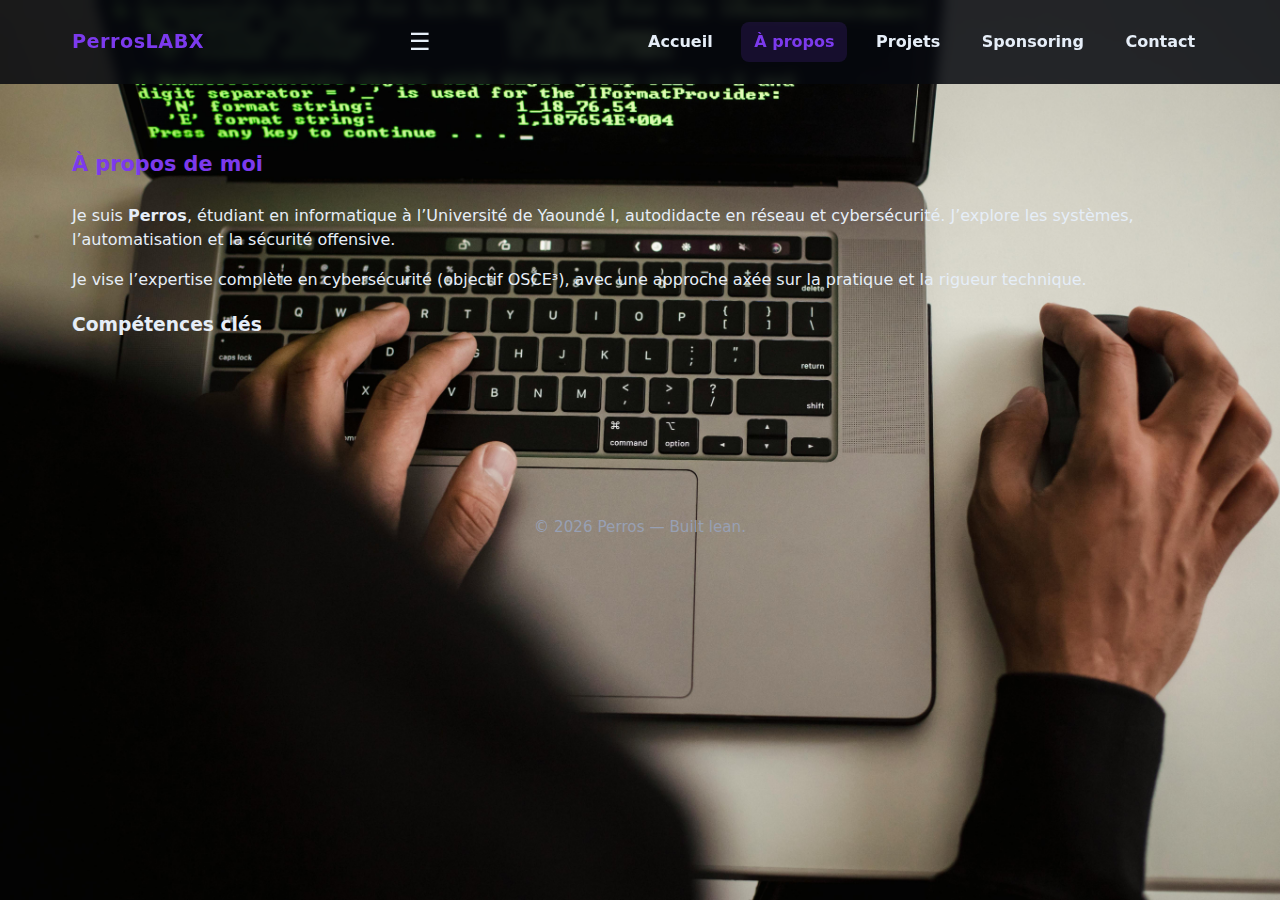
<file: about.html>
<!DOCTYPE html>
<html lang="fr">
<head>
  <meta charset="UTF-8">
  <meta name="viewport" content="width=device-width, initial-scale=1.0">
  <title>À propos | PerrosLABX</title>
  <link rel="stylesheet" href="style.css">
  
</head>
<body class="page-about"> 

  <!-- HEADER / NAV -->
  <header class="site-header">
    <div class="container header-inner">
      <a href="index.html" class="brand">PerrosLABX</a>
      <button class="nav-toggle" aria-expanded="false">☰</button>
      <nav id="nav" class="nav">
        <a href="index.html">Accueil</a>
        <a href="about.html" class="active">À propos</a>
        <a href="projects.html">Projets</a>
        <a href="sponsoring.html">Sponsoring</a>
        <a href="contact.html">Contact</a>
      </nav>
    </div>
  </header>

  <main class="container">
    <section id="about" class="section">
      <h2 class="section-title">À propos de moi</h2>
      <p>Je suis <strong>Perros</strong>, étudiant en informatique à l’Université de Yaoundé I, autodidacte en réseau et cybersécurité. J’explore les systèmes, l’automatisation et la sécurité offensive.</p>
      <p>Je vise l’expertise complète en cybersécurité (objectif OSCE³), avec une approche axée sur la pratique et la rigueur technique.</p>

      <h3>Compétences clés</h3>
      <ul class="timeline-wrapper">
        <li class="timeline-item"><span class="year">2024</span> Bases réseau & Linux</li>
        <li class="timeline-item"><span class="year">2025</span> Cybersécurité offensive / OSCP</li>
        <li class="timeline-item"><span class="year">2026</span> Expertise réseau & sécurité avancée</li>
      </ul>
    </section>
  </main>

  <!-- FOOTER -->
  <footer class="site-footer">
    <div class="container">© <span id="year"></span> Perros — Built lean.</div>
  </footer>

  <!-- SCRIPTS -->
  <script src="main.js"></script>
  <script>
    document.getElementById('year').textContent = new Date().getFullYear();
  </script>
</body>
</html>
</file>
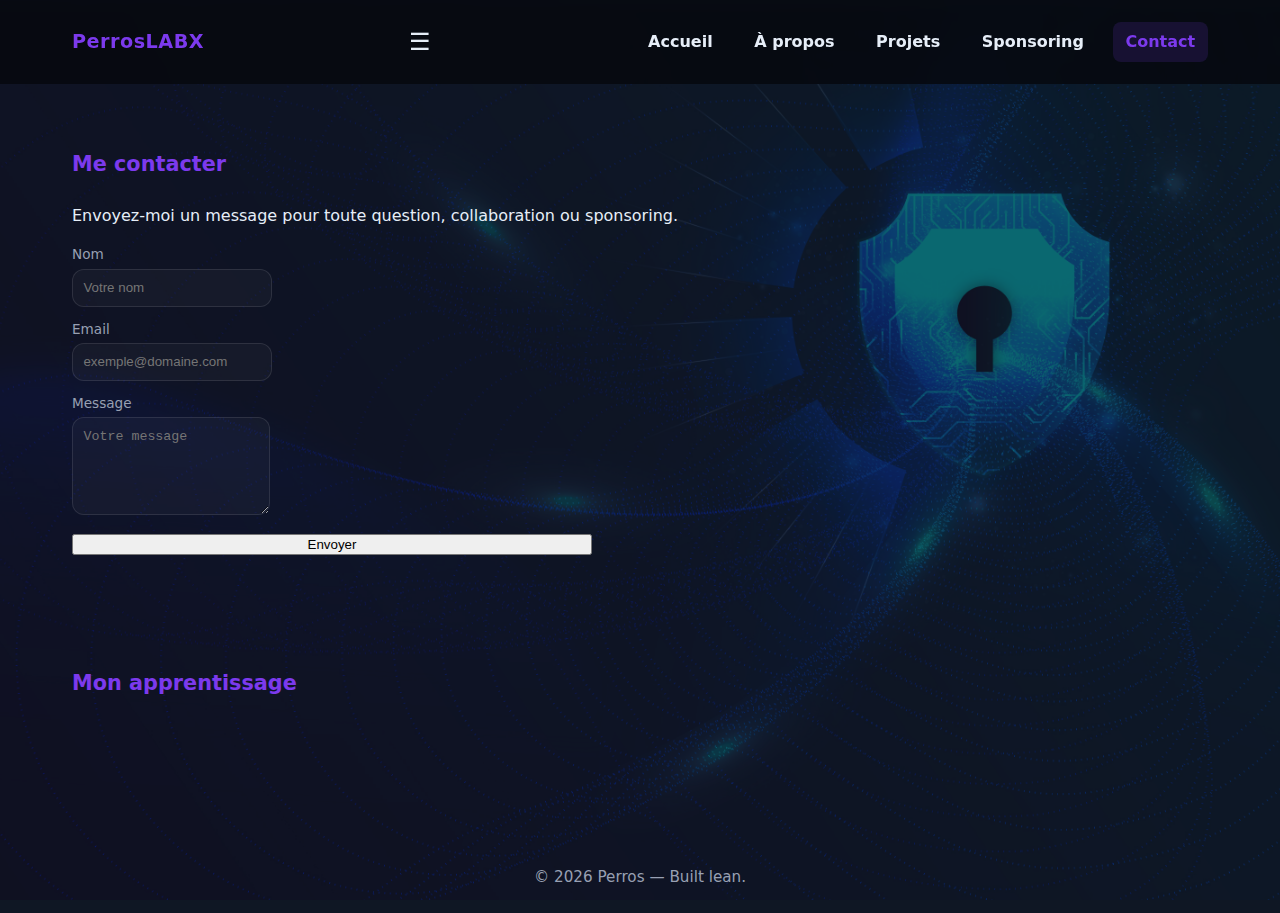
<file: contact.html>
<!DOCTYPE html>
<html lang="fr">
<head>
  <meta charset="UTF-8">
  <meta name="viewport" content="width=device-width, initial-scale=1.0">
  <title>Contact | PerrosLABX</title>
  <link rel="stylesheet" href="style.css">
</head>
<body class="page-bg page-contact">


  <!-- HEADER / NAV -->
  <header class="site-header">
    <div class="container header-inner">
      <a href="index.html" class="brand">PerrosLABX</a>
      <button class="nav-toggle" aria-expanded="false">☰</button>
      <nav id="nav" class="nav">
        <a href="index.html">Accueil</a>
        <a href="about.html">À propos</a>
        <a href="projects.html">Projets</a>
        <a href="sponsoring.html">Sponsoring</a>
        <a href="contact.html" class="active">Contact</a>
      </nav>
    </div>
  </header>

  <!-- MAIN CONTENT -->
  <main class="container">
    <section id="contact" class="section">
      <h2 class="section-title">Me contacter</h2>
      <p>Envoyez-moi un message pour toute question, collaboration ou sponsoring.</p>
      <form class="contact-form" action="#" method="post">
        <label>
          <span>Nom</span>
          <input type="text" id="name" name="name" placeholder="Votre nom" required>
        </label>
        <label>
          <span>Email</span>
          <input type="email" id="email" name="email" placeholder="exemple@domaine.com" required>
        </label>
        <label>
          <span>Message</span>
          <textarea id="message" name="message" rows="5" placeholder="Votre message" required></textarea>
        </label>
        <button type="submit" class="btn">Envoyer</button>
      </form>
    </section>
  </main>

  <!-- FOOTER -->
  <footer class="site-footer">
    <div class="container">© <span id="year"></span> Perros — Built lean.</div>
  </footer>

  <!-- SCRIPTS -->
  <script src="main.js"></script>
  <script>
    document.getElementById('year').textContent = new Date().getFullYear();
  </script>

</body>
</html>
</file>
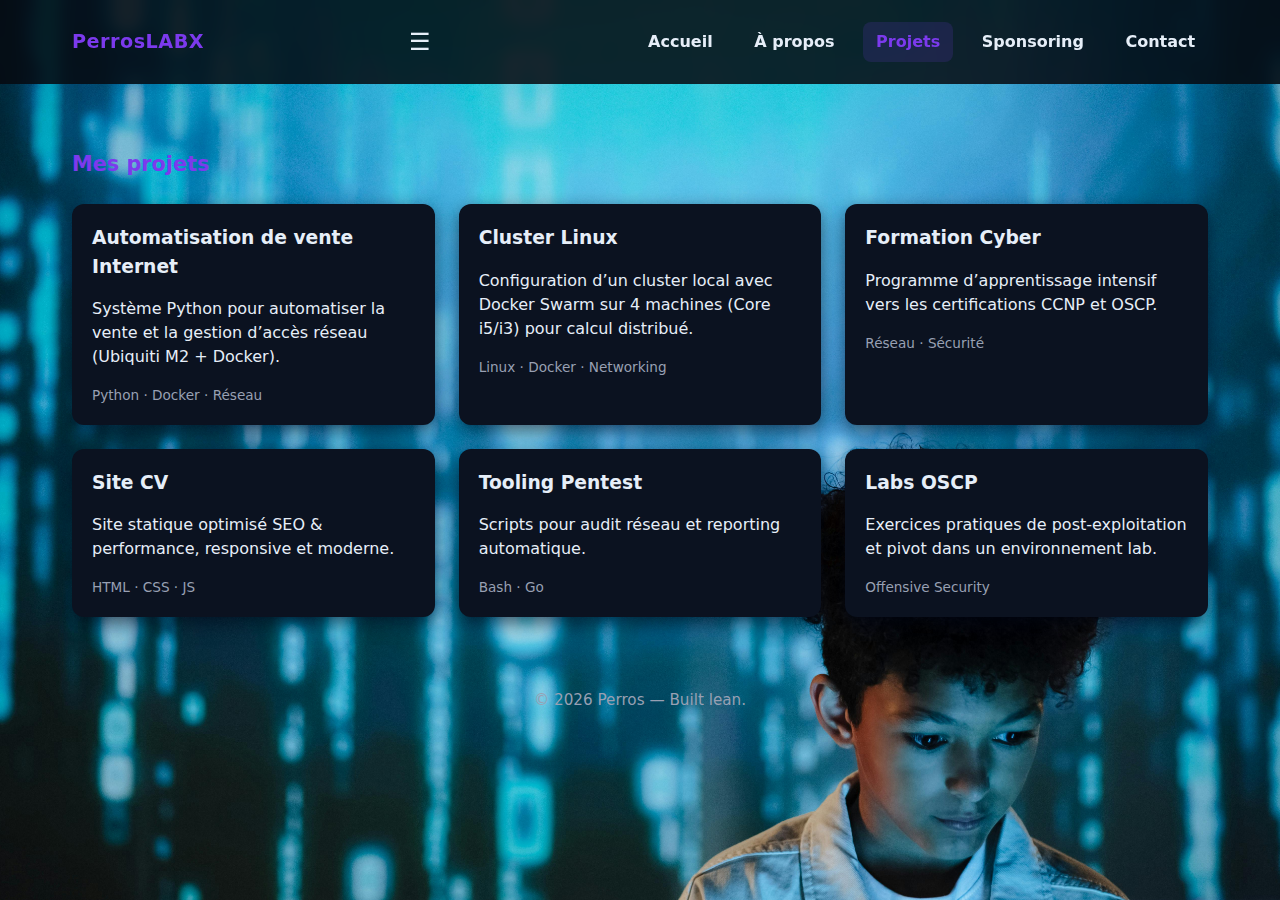
<file: projects.html>
<!DOCTYPE html>
<html lang="fr">
<head>
  <meta charset="UTF-8">
  <meta name="viewport" content="width=device-width, initial-scale=1.0">
  <title>Projets | PerrosLABX</title>
  <link rel="stylesheet" href="style.css">
  
</head>
<body class="page-projects">  

  <!-- HEADER / NAV -->
  <header class="site-header">
    <div class="container header-inner">
      <a href="index.html" class="brand">PerrosLABX</a>
      <button class="nav-toggle" aria-expanded="false">☰</button>
      <nav id="nav" class="nav">
        <a href="index.html">Accueil</a>
        <a href="about.html">À propos</a>
        <a href="projects.html" class="active">Projets</a>
        <a href="sponsoring.html">Sponsoring</a>
        <a href="contact.html">Contact</a>
      </nav>
    </div>
  </header>

  <main class="container">
    <section id="projects" class="section">
      <h2 class="section-title">Mes projets</h2>
      <div class="projects-grid">
        <article class="card project-card">
          <h3>Automatisation de vente Internet</h3>
          <p>Système Python pour automatiser la vente et la gestion d’accès réseau (Ubiquiti M2 + Docker).</p>
          <div class="card-meta">Python · Docker · Réseau</div>
        </article>

        <article class="card project-card">
          <h3>Cluster Linux</h3>
          <p>Configuration d’un cluster local avec Docker Swarm sur 4 machines (Core i5/i3) pour calcul distribué.</p>
          <div class="card-meta">Linux · Docker · Networking</div>
        </article>

        <article class="card project-card">
          <h3>Formation Cyber</h3>
          <p>Programme d’apprentissage intensif vers les certifications CCNP et OSCP.</p>
          <div class="card-meta">Réseau · Sécurité</div>
        </article>

        <article class="card project-card">
          <h3>Site CV</h3>
          <p>Site statique optimisé SEO & performance, responsive et moderne.</p>
          <div class="card-meta">HTML · CSS · JS</div>
        </article>

        <article class="card project-card">
          <h3>Tooling Pentest</h3>
          <p>Scripts pour audit réseau et reporting automatique.</p>
          <div class="card-meta">Bash · Go</div>
        </article>

        <article class="card project-card">
          <h3>Labs OSCP</h3>
          <p>Exercices pratiques de post-exploitation et pivot dans un environnement lab.</p>
          <div class="card-meta">Offensive Security</div>
        </article>
      </div>
    </section>
  </main>

  <!-- FOOTER -->
  <footer class="site-footer">
    <div class="container">© <span id="year"></span> Perros — Built lean.</div>
  </footer>

  <!-- SCRIPTS -->
  <script src="main.js"></script>
  <script>
    document.getElementById('year').textContent = new Date().getFullYear();
  </script>
</body>
</html>
</file>
<file: style.css>
/* ============================= */
/* Variables globales */
:root {
  --bg: #0f1724;           /* dark slate */
  --card: #0b1220;         /* card background */
  --muted: #98a0b3;        /* texte secondaire */
  --accent: #7c3aed;       /* purple */
  --accent-2: #06b6d4;     /* teal */
  --text: #e6eef8;          /* texte principal */
  --radius: 12px;           /* border-radius commun */
  --gap: 1rem;              /* espacement */
  --container-pad: 1rem;    /* padding général */
  --max-width: 1200px;
  --transition: 0.3s ease;
}

/* ============================= */
/* Reset & Base */
* { box-sizing: border-box; }
html, body { height: 100%; margin: 0; font-family: 'Inter', system-ui, -apple-system, 'Segoe UI', Roboto, Arial; background: var(--bg); color: var(--text); line-height: 1.5; -webkit-font-smoothing: antialiased; -moz-osx-font-smoothing: grayscale; }
a { text-decoration: none; color: inherit; transition: var(--transition); }
.container { max-width: var(--max-width); margin: 0 auto; padding: 0 var(--container-pad); }

/* ============================= */
/* HEADER / NAV */
.site-header { position: sticky; top: 0; background: rgba(6,8,14,0.85); backdrop-filter: blur(6px); z-index: 40; }
.header-inner { display: flex; align-items: center; justify-content: space-between; gap: var(--gap); height: 64px; }
.brand { font-weight: 700; font-size: 1.2rem; color: var(--accent); letter-spacing: 0.5px; }
.nav { display: flex; gap: 1rem; align-items: center; }
.nav a { padding: 0.5rem 0.8rem; border-radius: 8px; font-weight: 600; color: var(--text); }
.nav a:hover, .nav a.active { background: rgba(124, 58, 237, 0.15); color: var(--accent); }
.nav-toggle { display: inline-flex; background: transparent; border: none; color: var(--text); font-size: 1.5rem; cursor: pointer; transition: var(--transition); }
.nav-toggle:hover { color: var(--accent-2); }

/* ============================= */
/* HERO */
.hero { padding: 3rem 0; }
.hero-grid { display: grid; grid-template-columns: 1fr; gap: 1.5rem; align-items: center; }
.hero-text h1 { font-size: 1.8rem; margin-bottom: 0.5rem; }
.hero-text p { color: var(--muted); margin-bottom: 1rem; }
.hero .btn { background: linear-gradient(90deg, var(--accent), var(--accent-2)); color: #fff; box-shadow: 0 4px 12px rgba(124,58,237,0.3); transition: transform 0.25s; }
.hero .btn:hover { transform: translateY(-2px); }

/* ============================= */
/* SECTIONS */
.section { padding: 3rem 0; }
.section-title { font-size: 1.3rem; margin-bottom: 1.5rem; font-weight: 700; color: var(--accent); }

/* ============================= */
/* PROJECTS GRID */
.projects-grid { display: grid; grid-template-columns: 1fr; gap: 1.25rem; }
.card { background: var(--card); padding: 1.25rem; border-radius: var(--radius); box-shadow: 0 6px 18px rgba(2,6,23,0.6); transition: transform 0.25s, box-shadow 0.25s; cursor: pointer; }
.card:hover { transform: translateY(-3px); box-shadow: 0 10px 24px rgba(2,6,23,0.75); }
.project-card h3 { margin: 0 0 0.5rem; }
.card-meta { font-size: 0.85rem; color: var(--muted); margin-top: 0.5rem; }

/* ============================= */
/* SPONSOR CARDS */
.sponsor-row { display: flex; flex-direction: column; gap: 1rem; }
.sponsor-card { background: linear-gradient(180deg, rgba(124,58,237,0.15), rgba(6,182,212,0.15)); padding: 1.25rem; text-align: center; border-radius: var(--radius); font-weight: 600; transition: transform 0.25s; }
.sponsor-card:hover { transform: translateY(-3px); }

/* ============================= */
/* CONTACT FORM */
.contact-form { display: flex; flex-direction: column; gap: 0.75rem; max-width: 520px; }
.contact-form label span { display: block; font-size: 0.85rem; color: var(--muted); margin-bottom: 0.25rem; }
.contact-form input, .contact-form textarea { background: rgba(255,255,255,0.03); border: 1px solid rgba(255,255,255,0.1); padding: 0.65rem; border-radius: var(--radius); color: var(--text); transition: border 0.25s, background 0.25s; }
.contact-form input:focus, .contact-form textarea:focus { border-color: var(--accent); background: rgba(124,58,237,0.05); outline: none; }

/* ============================= */
/* FOOTER */
.site-footer { padding: 1.5rem 0; text-align: center; font-size: 0.95rem; color: var(--muted); }

/* ============================= */
/* TIMELINE */
.timeline-wrapper { display: flex; flex-direction: column; gap: 1rem; }
.timeline-item { background: rgba(255,255,255,0.03); border-left: 3px solid var(--accent); padding: 0.6rem 1rem; border-radius: var(--radius); opacity: 0; transform: translateX(-10px); animation: fadeIn 0.4s forwards; }
.timeline-item .year { font-weight: 700; color: var(--accent); margin-right: 0.5rem; }
@keyframes fadeIn { to { opacity: 1; transform: translateX(0); } }

/* ============================= */
/* RESPONSIVE */
/* small screens (mobile) */
@media (max-width: 639px) {
  .nav { position: fixed; right: 12px; top: 64px; flex-direction: column; padding: 1rem; background: rgba(6,8,14,0.95); border-radius: 10px; display: none; }
  .nav.open { display: flex; }
  .projects-grid { grid-template-columns: 1fr; }
  .sponsor-row { flex-direction: column; }
}

/* medium screens (tablet) */
@media (min-width: 640px) {
  .hero-grid { grid-template-columns: 1fr 420px; }
  .projects-grid { grid-template-columns: repeat(2, 1fr); }
  .sponsor-row { flex-direction: row; }
}

/* large screens (desktop) */
@media (min-width: 1024px) {
  :root { --container-pad: 2rem; }
  .hero-text h1 { font-size: 2.2rem; }
  .projects-grid { grid-template-columns: repeat(3, 1fr); gap: 1.5rem; }
  .header-inner { height: 84px; }
}

/* ============================= */
/* UTILITIES */
.hidden { display: none; }
.center { display: flex; align-items: center; justify-content: center; }
:focus { outline: 3px solid rgba(124,58,237,0.25); outline-offset: 3px; }
img { max-width: 100%; height: auto; display: block; }

/* ============================= */
/* LIGHTBOX */
.lightbox {
  position: fixed;
  top: 0;
  left: 0;
  width: 100%;
  height: 100%;
  background: rgba(15, 23, 36, 0.85);
  display: flex;
  align-items: center;
  justify-content: center;
  z-index: 1000;
  opacity: 0;
  pointer-events: none;
  transition: opacity 0.3s ease;
}
.lightbox:not(.hidden) {
  opacity: 1;
  pointer-events: auto;
}

.lightbox-content {
  background: #0b1220;
  padding: 2rem;
  border-radius: 16px;
  max-width: 600px;
  width: 90%;
  box-shadow: 0 10px 30px rgba(124, 58, 237, 0.5);
  position: relative;
  animation: scaleIn 0.3s ease forwards;
}

.lightbox-content .close {
  position: absolute;
  top: 1rem;
  right: 1rem;
  background: transparent;
  border: none;
  color: var(--accent);
  font-size: 1.8rem;
  cursor: pointer;
  transition: color 0.25s;
}
.lightbox-content .close:hover {
  color: var(--accent-2);
}

.lightbox .body {
  margin-top: 1rem;
  color: var(--text);
}
.lightbox .project-card h3 {
  color: var(--accent);
  margin-bottom: 0.5rem;
}
.lightbox .project-card p {
  color: var(--muted);
}

/* animation scale */
@keyframes scaleIn {
  from { transform: scale(0.8); opacity: 0; }
  to { transform: scale(1); opacity: 1; }
}

/* ============================= */
/* TIMELINE GLOW */
.timeline-wrapper {
  display: flex;
  flex-direction: column;
  gap: 1rem;
}
.timeline-item {
  background: #0b1220;
  border-left: 4px solid var(--accent);
  padding: 0.7rem 1.2rem;
  border-radius: var(--radius);
  position: relative;
  opacity: 0;
  transform: translateX(-10px);
  animation: fadeIn 0.4s forwards;
  box-shadow: 0 4px 12px rgba(124, 58, 237, 0.3);
  transition: transform 0.3s, box-shadow 0.3s;
}
.timeline-item:hover {
  transform: translateX(2px);
  box-shadow: 0 6px 20px rgba(124, 58, 237, 0.5);
}
.timeline-item::before {
  content: '';
  position: absolute;
  left: -6px;
  top: 50%;
  transform: translateY(-50%);
  width: 12px;
  height: 12px;
  background: var(--accent-2);
  border-radius: 50%;
  box-shadow: 0 0 8px var(--accent-2);
}
.timeline-item .year {
  font-weight: 700;
  color: var(--accent);
  margin-right: 0.5rem;
}
.timeline-item .skill {
  color: var(--text);
  font-weight: 500;
}

/* ============================= */
/* Media queries pour timeline */
@media (min-width: 768px) {
  .timeline-wrapper {
    flex-direction: row;
    gap: 1.5rem;
  }
  .timeline-item {
    flex: 1;
  }
}

/* ======= BACKGROUND IMAGES PAR PAGE ======= */
.page-bg {
  background-size: cover;
  background-position: center;
  background-repeat: no-repeat;
  position: relative;
  min-height: 100vh;
  color: var(--text);
}

.page-bg::before {
  content: '';
  position: absolute;
  inset: 0;
  background: rgba(15,23,36,0.65); /* overlay sombre pour lisibilité */
  z-index: 0;
}

.page-bg main,
.page-bg header,
.page-bg footer {
  position: relative;
  z-index: 1; /* pour que le texte soit au-dessus de l'overlay */
}

/* images spécifiques */
.page-index { background-image: url('1.jpg'); }
.page-sponsoring { background-image: url('2.jpg'); }
.page-contact { background-image: url('3.jpg'); }
/* === TOAST NOTIFICATIONS === */
.toast {
  position: fixed;
  bottom: -60px;
  left: 50%;
  transform: translateX(-50%);
  background: rgba(0, 20, 30, 0.9);
  color: #fff;
  padding: 14px 24px;
  border-radius: 12px;
  font-size: 0.95rem;
  letter-spacing: 0.5px;
  opacity: 0;
  transition: all 0.4s ease;
  z-index: 9999;
  box-shadow: 0 0 10px rgba(0, 255, 255, 0.4);
  border: 1px solid rgba(0, 255, 255, 0.2);
}
.toast.success {
  background: rgba(0, 180, 150, 0.9);
}
.toast.error {
  background: rgba(200, 40, 40, 0.9);
}
.toast.show {
  bottom: 40px;
  opacity: 1;
}
.page-about {
  background: url('./4.jpg') no-repeat center center/cover;
}
.page-projects {
  background: url('./5.jpg') no-repeat center center/cover;
}
</file>
